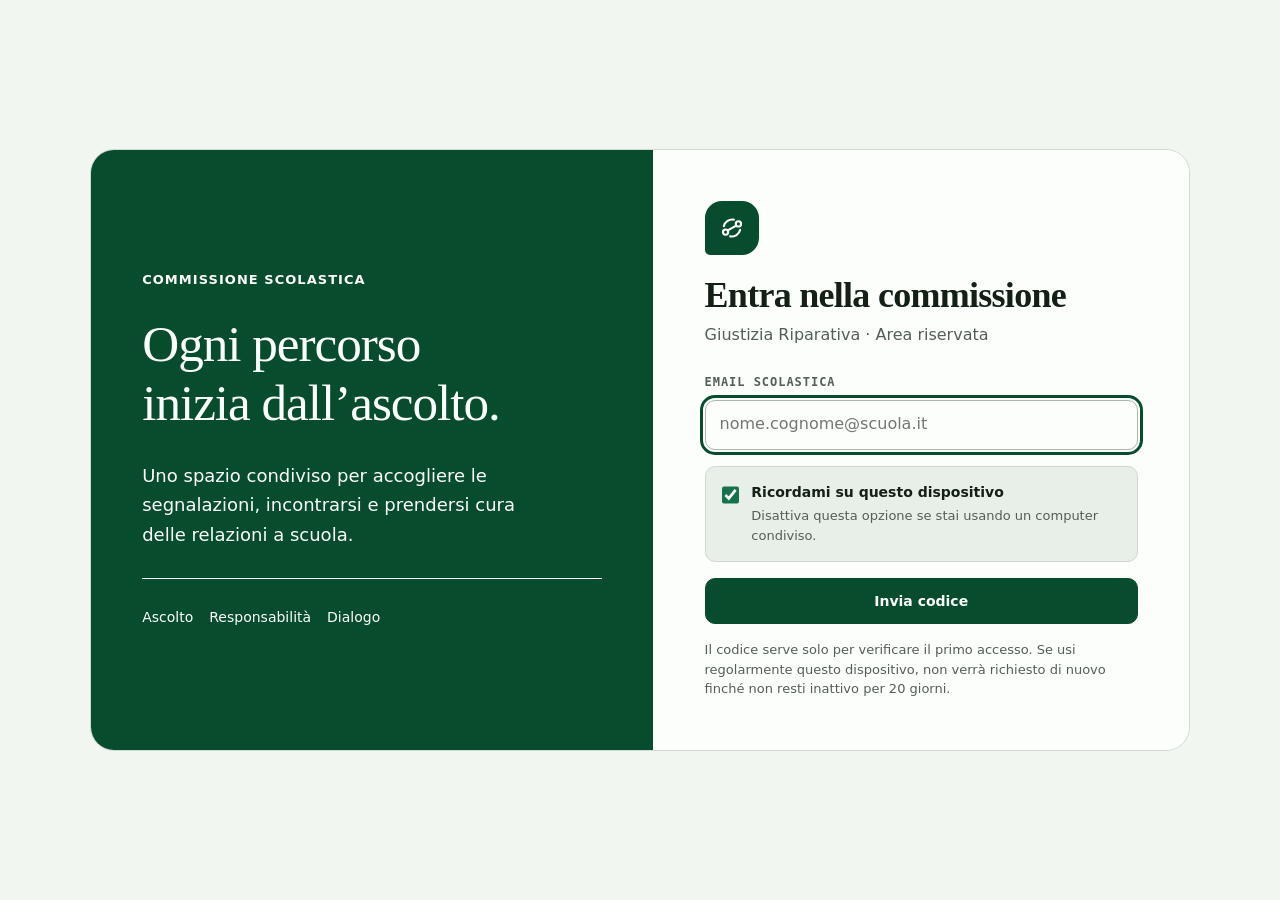
<file: index.html>
<!DOCTYPE html>
<html lang="it">
<head>
  <meta name="app-ui-version" content="38">
<meta charset="UTF-8">
<meta name="viewport" content="width=device-width,initial-scale=1,viewport-fit=cover">
<meta name="referrer" content="no-referrer">
<meta name="theme-color" content="#f2f5f1">
<title>Giustizia Riparativa</title>
<link rel="stylesheet" href="style.css?v=45">
<link rel="manifest" href="manifest.webmanifest?v=39">
<link rel="icon" href="icons/favicon-bilancia-v2.png" type="image/png">
<link rel="apple-touch-icon" href="icons/apple-touch-bilancia-v2.png">
<meta name="apple-mobile-web-app-capable" content="yes">
<meta name="apple-mobile-web-app-status-bar-style" content="default">
<meta name="apple-mobile-web-app-title" content="Giustizia Riparativa">

</head>
<body>
<svg aria-hidden="true" width="0" height="0" style="position:absolute;overflow:hidden;pointer-events:none">
  <defs>
    <symbol id="i-balance" viewBox="0 0 24 24"><path d="M12 3v18M7 6h10M5.2 6 2.5 11h5.4L5.2 6Zm13.6 0-2.7 5h5.4l-2.7-5ZM8.5 21h7"/><path d="M2.5 11c.25 2 1.2 3 2.7 3s2.45-1 2.7-3M16.1 11c.25 2 1.2 3 2.7 3s2.45-1 2.7-3"/></symbol>
    <symbol id="i-report" viewBox="0 0 24 24"><path d="M7 3.5h7l4 4V20a1 1 0 0 1-1 1H7a1 1 0 0 1-1-1V4.5a1 1 0 0 1 1-1Z"/><path d="M14 3.5v4h4M9 12h6M9 15.5h6"/></symbol>
    <symbol id="i-calendar" viewBox="0 0 24 24"><rect x="3" y="5" width="18" height="16" rx="2"/><path d="M7 3v4M17 3v4M3 9h18"/></symbol>
    <symbol id="i-user" viewBox="0 0 24 24"><circle cx="12" cy="8" r="3.5"/><path d="M5 20c.7-4 3.1-6 7-6s6.3 2 7 6"/></symbol>
    <symbol id="i-users" viewBox="0 0 24 24"><circle cx="9" cy="8.5" r="3"/><circle cx="16.5" cy="9.5" r="2.4"/><path d="M3.5 20c.6-3.8 2.5-5.7 5.5-5.7s5 1.9 5.5 5.7M14.3 15c2.9-.3 4.8 1.3 5.7 4.5"/></symbol>
    <symbol id="i-settings" viewBox="0 0 24 24"><circle cx="12" cy="12" r="3"/><path d="M19 12a7.5 7.5 0 0 0-.1-1l2-1.6-2-3.4-2.5 1a8 8 0 0 0-1.8-1l-.4-2.6h-4l-.4 2.6a8 8 0 0 0-1.8 1L5.5 6 3.5 9.4l2 1.6a7.5 7.5 0 0 0 0 2l-2 1.6 2 3.4 2.5-1a8 8 0 0 0 1.8 1l.4 2.6h4l.4-2.6a8 8 0 0 0 1.8-1l2.5 1 2-3.4-2-1.6c.1-.3.1-.7.1-1Z"/></symbol>
    <symbol id="i-logout" viewBox="0 0 24 24"><path d="M10 5H6a2 2 0 0 0-2 2v10a2 2 0 0 0 2 2h4M14 8l4 4-4 4M18 12H9"/></symbol>
    <symbol id="i-refresh" viewBox="0 0 24 24"><path d="M20 7v5h-5M4 17v-5h5"/><path d="M6.2 8.2A7 7 0 0 1 18.8 10M17.8 15.8A7 7 0 0 1 5.2 14"/></symbol>
    <symbol id="i-plus" viewBox="0 0 24 24"><path d="M12 5v14M5 12h14"/></symbol>
    <symbol id="i-edit" viewBox="0 0 24 24"><path d="M4 20h4l11-11-4-4L4 16v4Z"/><path d="m13.5 6.5 4 4"/></symbol>
    <symbol id="i-trash" viewBox="0 0 24 24"><path d="M4 7h16M9 7V4h6v3M7 7l1 13h8l1-13M10 11v5M14 11v5"/></symbol>
    <symbol id="i-check" viewBox="0 0 24 24"><path d="m5 12 4 4 10-10"/></symbol>
    <symbol id="i-x" viewBox="0 0 24 24"><path d="M6 6l12 12M18 6 6 18"/></symbol>
    <symbol id="i-chevron-down" viewBox="0 0 24 24"><path d="m6 9 6 6 6-6"/></symbol>
    <symbol id="i-chevron-up" viewBox="0 0 24 24"><path d="m6 15 6-6 6 6"/></symbol>
    <symbol id="i-warning" viewBox="0 0 24 24"><path d="M12 3 2.8 20h18.4L12 3Z"/><path d="M12 9v5M12 17.5v.1"/></symbol>
    <symbol id="i-clock" viewBox="0 0 24 24"><circle cx="12" cy="12" r="9"/><path d="M12 7v5l3 2"/></symbol>
    <symbol id="i-pin" viewBox="0 0 24 24"><path d="M12 21s6-5.3 6-11a6 6 0 1 0-12 0c0 5.7 6 11 6 11Z"/><circle cx="12" cy="10" r="2"/></symbol>
    <symbol id="i-link" viewBox="0 0 24 24"><path d="M10 13.5 8.5 15a4 4 0 1 1-5.7-5.7L6 6.1a4 4 0 0 1 5.7 0M14 10.5 15.5 9a4 4 0 1 1 5.7 5.7L18 17.9a4 4 0 0 1-5.7 0"/></symbol>
    <symbol id="i-external" viewBox="0 0 24 24"><path d="M14 5h5v5M19 5l-8 8"/><path d="M17 13v6H5V7h6"/></symbol>
    <symbol id="i-more" viewBox="0 0 24 24"><circle cx="5" cy="12" r="1.2" fill="currentColor" stroke="none"/><circle cx="12" cy="12" r="1.2" fill="currentColor" stroke="none"/><circle cx="19" cy="12" r="1.2" fill="currentColor" stroke="none"/></symbol>
    <symbol id="i-megaphone" viewBox="0 0 24 24"><path d="M4 13.5V10.5a2 2 0 0 1 2-2h3l8-3.5v14L9 15.5H6a2 2 0 0 1-2-2Z"/><path d="M9 15.5 10.5 20H7.5L6 15.5M19 8.5a5.5 5.5 0 0 1 0 7"/></symbol>
    <symbol id="i-restorative" viewBox="0 0 24 24"><circle cx="6.5" cy="15.5" r="2.25"/><circle cx="17.5" cy="8.5" r="2.25"/><path d="M5 10.5A7.5 7.5 0 0 1 13.6 4.8M19 13.5a7.5 7.5 0 0 1-8.6 5.7M8.4 14.1l7.2-4.2"/></symbol>
  </defs>
</svg>
<div id="login-screen" class="visible" data-od-id="login-screen">
  <div class="login-layout">
  <section class="login-intro" data-od-id="login-intro" aria-label="Il progetto">
    <p class="eyebrow">Commissione scolastica</p>
    <h2>Ogni percorso<br>inizia dall’ascolto.</h2>
    <p>Uno spazio condiviso per accogliere le segnalazioni, incontrarsi e prendersi cura delle relazioni a scuola.</p>
    <div class="intro-principles"><span>Ascolto</span><span>Responsabilità</span><span>Dialogo</span></div>
  </section>
  <div class="login-card">
    <div class="brand-mark"><svg class="icon" aria-hidden="true"><use href="#i-restorative"></use></svg></div>
    <h1>Entra nella commissione</h1>
    <p class="sub">Giustizia Riparativa · Area riservata</p>

    <div id="login-restore-step" hidden>
      <div class="loading-state" style="min-height:150px;padding:24px 0 8px;">
        <div class="spinner" aria-hidden="true"></div>
        <span id="login-restore-text">Accesso in corso…</span>
      </div>
    </div>

    <div id="login-email-step">
      <label class="login-label" for="login-email">Email scolastica</label>
      <input class="login-input" type="email" id="login-email" autocomplete="email" inputmode="email" aria-describedby="login-email-error" placeholder="nome.cognome@scuola.it">
      <label class="remember-row" for="remember-device">
        <input type="checkbox" id="remember-device" checked>
        <span><strong>Ricordami su questo dispositivo</strong><small>Disattiva questa opzione se stai usando un computer condiviso.</small></span>
      </label>
      <p class="login-error" id="login-email-error" role="alert"></p>
      <button class="login-btn" id="send-code-btn" type="button">Invia codice</button>
      <p class="login-security-note">Il codice serve solo per verificare il primo accesso. Se usi regolarmente questo dispositivo, non verrà richiesto di nuovo finché non resti inattivo per 20 giorni.</p>
    </div>

    <div id="login-code-step" hidden>
      <p class="code-sent-text">Abbiamo inviato un codice a <strong id="code-email-label"></strong>.</p>
      <label class="login-label" for="login-code">Codice di accesso</label>
      <input class="login-input code-input" type="text" id="login-code" inputmode="numeric" autocomplete="one-time-code" aria-describedby="login-code-error" maxlength="6" pattern="[0-9]{6}" placeholder="000000">
      <p class="login-error" id="login-code-error" role="alert"></p>
      <button class="login-btn" id="verify-code-btn" type="button">Accedi</button>
      <div class="login-secondary-actions">
        <button class="text-btn" id="resend-code-btn" type="button">Invia un nuovo codice</button>
        <button class="text-btn" id="change-email-btn" type="button">Cambia email</button>
      </div>
    </div>
  </div>
</div>

  </div>
<div id="main-screen">
  <main class="container">
    <header class="header" data-od-id="dashboard-header">
      <div class="header-title">
        <div class="header-logo"><svg class="icon" aria-hidden="true"><use href="#i-restorative"></use></svg></div>
        <div><h1>Giustizia Riparativa <span class="coord-tag" id="coord-tag" hidden>Coordinatore</span></h1><p class="header-sub" id="welcome-msg"></p></div>
      </div>
      <div class="header-actions">
        <button class="btn-small" id="btn-impostazioni" type="button" hidden><svg class="icon" aria-hidden="true"><use href="#i-users"></use></svg>Gestione membri</button>
        <button class="btn-small" id="btn-logout" type="button"><svg class="icon" aria-hidden="true"><use href="#i-logout"></use></svg>Esci</button>
      </div>
      <div class="mobile-account" aria-label="Azioni account">
        <button class="mobile-icon-action" id="mobile-btn-impostazioni" type="button" aria-label="Gestione membri" title="Gestione membri" hidden><svg class="icon" aria-hidden="true"><use href="#i-users"></use></svg><span>Membri</span></button>
        <button class="mobile-icon-action mobile-icon-logout" id="mobile-btn-logout" type="button" aria-label="Esci" title="Esci"><svg class="icon" aria-hidden="true"><use href="#i-logout"></use></svg><span>Esci</span></button>
      </div>
    </header>
    <div class="network-banner" id="network-banner" role="status">Sei offline. Puoi consultare ciò che è già caricato, ma le modifiche non possono essere salvate.</div>
    <div class="demo-note" id="demo-note" role="status">Modalità dimostrativa attiva: i dati mostrati non sono quelli reali.</div>
    <div class="nav-shell" data-od-id="primary-navigation">
      <nav class="nav-wrap" aria-label="Sezioni principali"><span class="nav-indicator" id="nav-indicator" aria-hidden="true"></span>
        <button class="active" id="nav-segnalazioni" type="button" data-page="segnalazioni" aria-current="page"><svg class="icon" aria-hidden="true"><use href="#i-report"></use></svg>Segnalazioni</button>
        <button id="nav-incontri" type="button" data-page="incontri"><svg class="icon" aria-hidden="true"><use href="#i-calendar"></use></svg>Incontri</button>
        <button id="nav-bacheca" type="button" data-page="bacheca"><svg class="icon" aria-hidden="true"><use href="#i-megaphone"></use></svg><span>Bacheca</span><span class="nav-badge" id="avvisi-unread" hidden>0</span></button>
      </nav>
      <p class="nav-caption">Lo spazio di lavoro della commissione.<br>Ascoltare, incontrarsi, costruire insieme.</p>
    </div>

    <div class="page-viewport" id="page-viewport">
      <div class="page-track" id="page-track">
    <section id="page-segnalazioni" class="page active" aria-labelledby="nav-segnalazioni" data-od-id="segnalazioni-section">
      <div class="divider"><div><h2 class="section-label" data-od-id="segnalazioni-title">Segnalazioni</h2><p class="section-subtle">Segui le richieste e i percorsi di ascolto della commissione.</p></div></div>
      <div class="stats" id="seg-filters" aria-label="Filtra le segnalazioni per stato">
        <button class="stat stat-all active" type="button" data-filter="all" aria-pressed="true"><span class="stat-label">Tutte</span><span class="stat-value" id="stat-total">—</span></button>
        <button class="stat stat-open" type="button" data-filter="Aperta" aria-pressed="false"><span class="stat-label">Nuove</span><span class="stat-value" id="stat-aperte">—</span></button>
        <button class="stat stat-progress" type="button" data-filter="In gestione" aria-pressed="false"><span class="stat-label">In corso</span><span class="stat-value" id="stat-gestione">—</span></button>
        <button class="stat stat-closed" type="button" data-filter="Chiusa" aria-pressed="false"><span class="stat-label">Concluse</span><span class="stat-value" id="stat-chiuse">—</span></button>
      </div>
      <div class="card table-card"><div id="table-container" aria-live="polite"></div></div>
      <div class="refresh-row"><span class="updated-at" id="seg-updated">Non ancora aggiornato</span><button class="btn-small" id="refresh-segnalazioni" type="button"><svg class="icon" aria-hidden="true"><use href="#i-refresh"></use></svg>Aggiorna</button></div>
    </section>

    <section id="page-incontri" class="page" aria-labelledby="nav-incontri" data-od-id="incontri-section">
      <div class="divider"><h2 class="section-label">Incontri</h2><button class="btn-primary" id="btn-proponi" type="button" hidden><svg class="icon" aria-hidden="true"><use href="#i-plus"></use></svg>Nuovo incontro</button></div>
      <div id="incontri-list" aria-live="polite"></div>
      <div class="refresh-row"><span class="updated-at" id="inc-updated">Non ancora aggiornato</span><button class="btn-small" id="refresh-incontri" type="button"><svg class="icon" aria-hidden="true"><use href="#i-refresh"></use></svg>Aggiorna</button></div>
    </section>

    <section id="page-bacheca" class="page" aria-labelledby="nav-bacheca" data-od-id="bacheca-section">
      <div class="divider"><div><h2 class="section-label">Bacheca</h2><p class="section-subtle">Avvisi della commissione, visibili a tutti i membri.</p></div><button class="btn-primary" id="btn-nuovo-avviso" type="button"><svg class="icon" aria-hidden="true"><use href="#i-plus"></use></svg>Nuovo avviso</button></div>
      <div id="avvisi-list" class="notice-list" aria-live="polite"></div>
      <div class="refresh-row"><span class="updated-at" id="avvisi-updated">Non ancora aggiornato</span><button class="btn-small" id="refresh-avvisi" type="button"><svg class="icon" aria-hidden="true"><use href="#i-refresh"></use></svg>Aggiorna</button></div>
    </section>
      </div>
    </div>
  </main>
</div>

<div class="modal-bg" id="modal-bg" role="presentation">
  <div class="modal" role="dialog" aria-modal="true" aria-labelledby="modal-title">
    <h3 id="modal-title">Nuovo incontro</h3>
    <label for="modal-data">Data</label><input type="date" id="modal-data">
    <label for="modal-orario">Orario</label><input type="time" id="modal-orario" step="900" min="07:00" max="19:45">
    <label for="modal-luogo">Luogo</label><input type="text" id="modal-luogo" maxlength="180" autocomplete="off" placeholder="es. Aula 12, Sala riunioni…">
    <label for="modal-segnalazione">Segnalazione associata</label><select id="modal-segnalazione"><option value="">— Nessuna segnalazione —</option></select>
    <p class="hint">Puoi collegare l’incontro a una segnalazione già ricevuta.</p>
    <p class="form-error" id="modal-error" role="alert"></p>
    <div class="modal-btns"><button class="btn-small" id="modal-cancel" type="button">Annulla</button><button class="btn-primary" id="btn-salva-incontro" type="button">Salva</button></div>
  </div>
</div>

<div class="modal-bg" id="modal-avviso-bg" role="presentation">
  <div class="modal notice-modal" role="dialog" aria-modal="true" aria-labelledby="notice-modal-title">
    <h3 id="notice-modal-title">Nuovo avviso</h3>
    <label for="notice-title">Titolo</label><input type="text" id="notice-title" maxlength="100" autocomplete="off" placeholder="es. Cambio aula per l’incontro">
    <label for="notice-text">Avviso</label><textarea id="notice-text" maxlength="600" rows="6" placeholder="Scrivi una comunicazione breve e chiara per la commissione."></textarea>
    <div class="notice-char-count"><span id="notice-char-count">0</span>/600</div>
    <p class="form-error" id="notice-error" role="alert"></p>
    <div class="modal-btns"><button class="btn-small" id="notice-cancel" type="button">Annulla</button><button class="btn-primary" id="notice-save" type="button">Pubblica</button></div>
  </div>
</div>

<div class="modal-bg members-sheet-bg" id="modal-impostazioni" role="presentation">
  <div class="modal members-modal" role="dialog" aria-modal="true" aria-labelledby="members-title">
    <div class="sheet-grabber" id="members-sheet-grabber" aria-hidden="true"><span></span></div>
    <h3 id="members-title">Gestione membri</h3>
    <p class="members-note">I membri sono condivisi tra tutti i dispositivi. L’email serve per inviare il codice di accesso; il ruolo determina chi può modificare segnalazioni e incontri.</p>
    <div id="lista-membri" class="members-editor"></div>
    <button class="btn-small members-add-row" id="btn-add-member" type="button"><svg class="icon" aria-hidden="true"><use href="#i-plus"></use></svg>Aggiungi membro</button>
    <p class="form-error" id="members-error" role="alert"></p>
    <div class="modal-btns"><button class="btn-small" id="members-cancel" type="button">Annulla</button><button class="btn-primary" id="members-save" type="button">Salva modifiche</button></div>
  </div>
</div>

<div class="confirm-bg" id="confirm-membro-bg" role="presentation">
  <div class="confirm-box" role="alertdialog" aria-modal="true" aria-labelledby="confirm-member-title" aria-describedby="confirm-membro-msg">
    <h4 id="confirm-member-title">Disattiva membro</h4><p id="confirm-membro-msg"></p>
    <div class="confirm-btns"><button class="btn-small" id="member-delete-cancel" type="button">Annulla</button><button class="btn-danger" id="member-delete-confirm" type="button">Disattiva</button></div>
  </div>
</div>

<div class="confirm-bg" id="confirm-seg-bg" role="presentation">
  <div class="confirm-box" role="alertdialog" aria-modal="true" aria-labelledby="confirm-seg-title" aria-describedby="confirm-seg-text">
    <h4 id="confirm-seg-title">Elimina segnalazione</h4>
    <p id="confirm-seg-text">La segnalazione verrà eliminata definitivamente dal foglio Google Sheets. Vuoi continuare?</p>
    <div class="confirm-btns">
      <button class="btn-small" id="seg-delete-cancel" type="button">Annulla</button>
      <button class="btn-danger" id="seg-delete-confirm" type="button"><svg class="icon" aria-hidden="true"><use href="#i-trash"></use></svg>Elimina</button>
    </div>
  </div>
</div>

<div class="confirm-bg" id="confirm-bg" role="presentation">
  <div class="confirm-box" role="alertdialog" aria-modal="true" aria-labelledby="confirm-title" aria-describedby="confirm-text">
    <h4 id="confirm-title">Elimina incontro</h4><p id="confirm-text">L’incontro non sarà più visibile nell’area della commissione. Vuoi continuare?</p>
    <div class="confirm-btns"><button class="btn-small" id="delete-cancel" type="button">Annulla</button><button class="btn-danger" id="delete-confirm" type="button"><svg class="icon" aria-hidden="true"><use href="#i-trash"></use></svg>Elimina</button></div>
  </div>
</div>



<div class="confirm-bg" id="confirm-avviso-bg" role="presentation">
  <div class="confirm-box" role="alertdialog" aria-modal="true" aria-labelledby="confirm-avviso-title" aria-describedby="confirm-avviso-text">
    <h4 id="confirm-avviso-title">Elimina avviso</h4>
    <p id="confirm-avviso-text">L’avviso non sarà più visibile nella bacheca. Vuoi continuare?</p>
    <div class="confirm-btns"><button class="btn-small" id="notice-delete-cancel" type="button">Annulla</button><button class="btn-danger" id="notice-delete-confirm" type="button"><svg class="icon" aria-hidden="true"><use href="#i-trash"></use></svg>Elimina</button></div>
  </div>
</div>

<div class="confirm-bg" id="confirm-logout-bg" role="presentation">
  <div class="confirm-box" role="alertdialog" aria-modal="true" aria-labelledby="confirm-logout-title" aria-describedby="confirm-logout-text">
    <h4 id="confirm-logout-title">Uscire dall’account?</h4>
    <p id="confirm-logout-text">La sessione su questo dispositivo verrà chiusa e per rientrare dovrai accedere di nuovo.</p>
    <div class="confirm-btns"><button class="btn-small" id="logout-cancel" type="button">Annulla</button><button class="btn-danger logout-confirm-btn" id="logout-confirm" type="button"><svg class="icon" aria-hidden="true"><use href="#i-logout"></use></svg>Esci</button></div>
  </div>
</div>


<div class="update-banner" id="update-banner" hidden role="status" aria-live="polite"><span>È disponibile una nuova versione.</span><button type="button" id="update-now">Aggiorna</button></div>
<div id="toast" class="toast" role="status" aria-live="polite" aria-atomic="true"></div>
<script src="app.js?v=38"></script></body>
</html>
</file>
<file: style.css>
:root {
  --bg: oklch(0.968 0.008 145);
  --surface: oklch(0.995 0.003 145);
  --surface-soft: oklch(0.945 0.012 145);
  --text: oklch(0.225 0.022 150);
  --muted: oklch(0.47 0.02 150);
  --subtle: var(--muted);
  --line: oklch(0.875 0.014 145);
  --line-strong: oklch(0.77 0.02 145);
  --green: oklch(0.49 0.105 158);
  --green-dark: oklch(0.37 0.082 158);
  --green-soft: oklch(0.93 0.035 158);
  --red: oklch(0.48 0.17 28);
  --red-soft: oklch(0.95 0.025 28);
  --amber: oklch(0.45 0.08 220);
  --amber-soft: oklch(0.95 0.02 220);
  --blue: oklch(0.45 0.105 248);
  --blue-soft: oklch(0.95 0.025 248);
  --new: var(--red);
  --new-soft: var(--red-soft);
  --progress: var(--amber);
  --progress-soft: var(--amber-soft);
  --shadow-sm: 0 1px 2px color-mix(in oklch, var(--text) 7%, transparent), 0 6px 20px color-mix(in oklch, var(--text) 4%, transparent);
  --shadow-lg: 0 24px 70px color-mix(in oklch, var(--text) 18%, transparent);
  --focus: 0 0 0 4px color-mix(in oklch, var(--green) 24%, transparent);
  --font-display: "Iowan Old Style", Charter, Georgia, "Times New Roman", serif;
  --font-body: -apple-system, BlinkMacSystemFont, "Segoe UI", system-ui, sans-serif;
  --font-mono: ui-monospace, "SFMono-Regular", Consolas, monospace;
  --radius-sm: 10px;
  --radius: 16px;
  --radius-lg: 24px;
  --space-1: 4px;
  --space-2: 8px;
  --space-3: 12px;
  --space-4: 16px;
  --space-5: 20px;
  --space-6: 24px;
  --space-8: 32px;
  --space-10: 40px;
  --content: 1160px;
}

* { box-sizing: border-box; margin: 0; padding: 0; }
html { color-scheme: light; scroll-behavior: smooth; -webkit-text-size-adjust: 100%; }
body { min-height: 100vh; background: var(--bg); color: var(--text); font-family: var(--font-body); font-size: 16px; line-height: 1.55; -webkit-font-smoothing: antialiased; text-rendering: optimizeLegibility; }
body::before { content: none; }
body.dialog-scroll-locked { position: fixed; left: 0; right: 0; width: 100%; overflow: hidden; }
button, input, select, textarea { font: inherit; color: inherit; }
button { cursor: pointer; }
button:disabled { cursor: not-allowed; opacity: .55; transform: none; }
a { color: var(--green-dark); font-weight: 650; text-underline-offset: 3px; }
a:hover { text-decoration-thickness: 2px; }
svg { display: block; }
p { text-wrap: pretty; }
h1, h2, h3, h4 { font-family: var(--font-display); line-height: 1.15; text-wrap: balance; }
[hidden] { display: none !important; }
button:focus-visible, a:focus-visible, input:focus-visible, select:focus-visible, textarea:focus-visible { outline: 3px solid var(--green-dark); outline-offset: 2px; box-shadow: inset 0 0 0 2px var(--surface); }
.icon { width: 19px; height: 19px; display: inline-block; fill: none; stroke: currentColor; stroke-width: 1.8; stroke-linecap: round; stroke-linejoin: round; flex: 0 0 auto; }
.icon-sm { width: 16px; height: 16px; }
.icon-lg { width: 26px; height: 26px; }
.inline-icon-label { display: inline-flex; align-items: center; gap: var(--space-2); }
.container { width: min(calc(100% - 64px), 1440px); margin-inline: auto; padding: 32px 0 64px; display: grid; grid-template-columns: 232px minmax(0, 1fr); column-gap: 40px; align-items: start; }
.header { grid-column: 1 / -1; border-bottom: 1px solid var(--line-strong); margin-bottom: 16px; }
.page-viewport, .network-banner, .demo-note { grid-column: 2; }
.eyebrow { font: 700 13px var(--font-body); letter-spacing: .08em; text-transform: uppercase; }
.login-layout { width: min(100%, 1100px); display: grid; grid-template-columns: 1.05fr 1fr; background: var(--surface); border: 1px solid var(--line); border-radius: 24px; overflow: hidden; }
.login-intro { background: var(--green-dark); color: var(--surface); padding: clamp(28px, 4vw, 56px); display: flex; flex-direction: column; justify-content: center; gap: 28px; }
.login-intro h2 { font-size: clamp(36px, 4vw, 56px); font-weight: 500; letter-spacing: -.02em; }
.login-intro > p:not(.eyebrow) { max-width: 35ch; font-size: 18px; line-height: 1.65; }
.intro-principles { display: flex; flex-wrap: wrap; gap: 16px; padding-top: 28px; border-top: 1px solid currentColor; font-size: 14px; }
.nav-caption { padding: 16px; color: var(--muted); font-size: 13px; line-height: 1.6; }

/* Accesso */
#login-screen { position: fixed; inset: 0; z-index: 80; display: none; place-items: safe center; overflow: auto; padding: 24px; background: var(--bg); }
#login-screen.visible { display: grid; }
.login-card { width: 100%; min-width: 0; padding: clamp(24px, 4vw, 52px); background: var(--surface); }
.brand-mark, .header-logo { display: grid; place-items: center; background: var(--green-dark); color: var(--surface); }
.brand-mark { width: 54px; height: 54px; margin-bottom: var(--space-5); border-radius: 17px 17px 17px 5px; }
.brand-mark .icon { width: 28px; height: 28px; }
.login-card h1 { font-size: clamp(28px, 3vw, 36px); font-weight: 600; letter-spacing: -.02em; }
.login-card .sub { margin-top: 7px; color: var(--muted); font-size: 16px; }
.login-label, .modal label, .member-editor-fields label { display: block; margin: 25px 0 8px; color: var(--muted); font-family: var(--font-mono); font-size: 12px; font-weight: 700; letter-spacing: .08em; text-transform: uppercase; }
.login-input, .modal input, .modal select, .notice-modal textarea, .member-editor-fields input, .member-editor-fields select { width: 100%; min-height: 50px; padding: 11px 14px; background: var(--surface); border: 1px solid var(--line-strong); border-radius: var(--radius-sm); color: var(--text); font-size: 16px; }
.login-input:hover, .modal input:hover, .modal select:hover, .notice-modal textarea:hover { border-color: var(--muted); }
.code-input { font-family: var(--font-mono); font-size: 25px; font-variant-numeric: tabular-nums; letter-spacing: .2em; text-align: center; }
.remember-row { display: flex; align-items: flex-start; gap: var(--space-3); margin-top: var(--space-4); padding: var(--space-4); background: var(--surface-soft); border: 1px solid var(--line); border-radius: var(--radius-sm); cursor: pointer; }
.remember-row input { width: 20px; height: 20px; margin-top: 2px; accent-color: var(--green); }
.remember-row span { display: block; font-size: 14px; line-height: 1.4; }
.remember-row strong { display: block; font-weight: 700; }
.remember-row small, .login-security-note { display: block; margin-top: var(--space-1); color: var(--muted); font-size: 13px; line-height: 1.5; }
.login-security-note { margin-top: var(--space-4); }
.code-sent-text { margin-top: var(--space-6); padding: var(--space-4); background: var(--green-soft); border-radius: var(--radius-sm); color: var(--green-dark); font-size: 14px; }
.login-secondary-actions { display: flex; justify-content: center; flex-wrap: wrap; gap: var(--space-3); margin-top: var(--space-4); }
.text-btn { min-height: 44px; padding: 8px; background: transparent; border: 0; color: var(--green-dark); font-weight: 650; }
.text-btn:hover { text-decoration: underline; text-underline-offset: 3px; }
.login-error, .form-error { display: none; margin-top: var(--space-3); padding: 12px 14px; background: var(--red-soft); border: 1px solid var(--red); border-radius: var(--radius-sm); color: var(--red); font-size: 14px; font-weight: 600; }
.login-error.visible, .form-error.visible { display: block; }

/* Intestazione */
#main-screen { display: none; }
.header { min-height: 88px; display: flex; align-items: center; justify-content: space-between; gap: var(--space-5); padding: var(--space-2) 0 var(--space-6); }
.header-title { display: flex; align-items: center; gap: var(--space-4); min-width: 0; }
.header-logo { flex-shrink: 0; width: 48px; height: 48px; border-radius: 15px 15px 15px 5px; box-shadow: 0 9px 24px color-mix(in oklch, var(--green-dark) 20%, transparent); }
.header-logo .icon { width: 25px; height: 25px; }
.header h1 { font-size: clamp(24px, 3vw, 31px); font-weight: 600; letter-spacing: -.025em; }
.header-sub { margin-top: 2px; color: var(--muted); font-size: 14px; }
.coord-tag { display: inline-flex; margin-left: 7px; padding: 4px 8px; background: var(--amber-soft); border-radius: 999px; color: var(--amber); font-family: var(--font-body); font-size: 11px; font-weight: 750; vertical-align: 3px; }
.header-actions { display: flex; align-items: center; gap: var(--space-2); }
.mobile-account { display: none; gap: var(--space-2); }
.mobile-icon-action { width: 46px; height: 46px; display: grid; place-items: center; background: var(--surface); border: 1px solid var(--line); border-radius: var(--radius-sm); color: var(--text); }
.mobile-icon-action:hover { background: var(--surface-soft); border-color: var(--line-strong); }

/* Navigazione */
.nav-shell { grid-column: 1; grid-row: 2 / span 4; position: sticky; top: 24px; z-index: 25; padding: 16px 0; border-top: 1px solid var(--line); }
.nav-wrap { position: relative; display: grid; grid-template-columns: 1fr; gap: 8px; width: 100%; padding: 4px; }
.nav-indicator { display: none; }
.nav-indicator.no-transition { transition: none; }
.nav-wrap button { min-height: 56px; display: flex; align-items: center; justify-content: flex-start; gap: 12px; padding: 16px; border: 1px solid transparent; border-radius: 12px; background: transparent; color: var(--muted); font-size: 16px; font-weight: 650; }
.nav-wrap button:hover { color: var(--text); }
.nav-wrap button.active { color: var(--green-dark); background: var(--green-soft); border-color: var(--line); }
.nav-badge { min-width: 21px; height: 21px; display: inline-grid; place-items: center; padding-inline: 6px; background: var(--green-dark); border-radius: 999px; color: var(--surface); font-family: var(--font-mono); font-size: 11px; }
.nav-badge[hidden] { display: none; }

/* Pagine e avvisi globali */
.page { display: none; min-width: 0; }
.page.active { display: block; }
.page-viewport { position: relative; min-width: 0; }
.network-banner, .demo-note { display: none; margin-bottom: var(--space-4); padding: 13px 15px; border: 1px solid; border-radius: var(--radius-sm); font-size: 14px; font-weight: 600; }
.network-banner.visible, .demo-note.visible { display: block; }
.network-banner { background: var(--amber-soft); border-color: var(--amber); color: var(--amber); }
.demo-note { background: var(--blue-soft); border-color: var(--blue); color: var(--blue); }

/* Controlli */
.btn-small, .btn-primary, .btn-danger, .btn-yes, .btn-no, .login-btn, .past-toggle, .availability-trigger, .seg-quick-meeting, .seg-meeting-state, .seg-delete-action, .seg-response-link { min-height: 46px; display: inline-flex; align-items: center; justify-content: center; gap: var(--space-2); padding: 10px 15px; border-radius: var(--radius-sm); font-size: 14px; font-weight: 700; line-height: 1.2; text-decoration: none; transition: transform .1s ease, background .16s ease, border-color .16s ease, box-shadow .16s ease; }
.btn-small, .btn-yes, .btn-no, .past-toggle, .availability-trigger, .seg-meeting-state, .seg-response-link { background: var(--surface); border: 1px solid var(--line); color: var(--text); }
.btn-small:hover, .past-toggle:hover, .availability-trigger:hover, .seg-meeting-state:hover, .seg-response-link:hover { background: var(--surface-soft); border-color: var(--line-strong); color: var(--text); }
.btn-primary, .login-btn { background: var(--green-dark); border: 1px solid var(--green-dark); color: var(--surface); }
.btn-primary:hover, .login-btn:hover { background: color-mix(in oklch, var(--green-dark) 86%, var(--text)); color: var(--surface); }
.btn-danger, .seg-delete-action { background: var(--surface); border: 1px solid color-mix(in oklch, var(--red) 40%, var(--line)); color: var(--red); }
.btn-danger:hover, .seg-delete-action:hover { background: var(--red-soft); color: var(--red); }
.btn-small:active, .btn-primary:active, .btn-danger:active, .seg-quick-meeting:active { transform: translateY(1px); }
.login-btn { width: 100%; margin-top: var(--space-4); }

/* Filtri */
.stats { display: grid; grid-template-columns: repeat(4, minmax(0, 1fr)); gap: 8px; margin-bottom: 28px; }
.stat { min-height: 60px; display: flex; align-items: center; justify-content: space-between; gap: 8px; padding: 12px; background: transparent; border: 1px solid var(--line); border-radius: 10px; text-align: left; }
.stat:hover { transform: translateY(-2px); border-color: var(--line-strong); }
.stat-label { color: var(--muted); font-size: 13px; font-weight: 700; }
.stat-value { color: var(--text); font-family: var(--font-mono); font-size: 22px; font-weight: 600; font-variant-numeric: tabular-nums; }
.stat.active { border-color: var(--text); box-shadow: inset 0 -4px 0 var(--text), var(--shadow-sm); }
.stat-open .stat-value { color: var(--red); }
.stat-progress .stat-value { color: var(--amber); }
.stat-closed .stat-value { color: var(--green-dark); }
.stat-open.active { border-color: var(--red); box-shadow: inset 0 -4px 0 var(--red), var(--shadow-sm); }
.stat-progress.active { border-color: var(--amber); box-shadow: inset 0 -4px 0 var(--amber), var(--shadow-sm); }
.stat-closed.active { border-color: var(--green-dark); box-shadow: inset 0 -4px 0 var(--green-dark), var(--shadow-sm); }

/* Stati, badge e campi */
.badge, .tag-oggi, .tag-passato, .chip, .notice-new-badge { display: inline-flex; align-items: center; width: fit-content; min-height: 27px; padding: 4px 9px; border-radius: 999px; font-size: 12px; font-weight: 750; line-height: 1.2; }
.badge-studenti { background: var(--blue-soft); color: var(--blue); }
.badge-adulti { background: var(--amber-soft); color: var(--amber); }
.badge-entrambi, .badge-chiusa, .chip-yes, .tag-oggi, .notice-new-badge { background: var(--green-soft); color: var(--green-dark); }
.badge-aperta, .chip-no { background: var(--red-soft); color: var(--red); }
.badge-gestione, .chip-wait { background: var(--amber-soft); color: var(--amber); }
.badge-neutral, .tag-passato { background: var(--surface-soft); color: var(--muted); }
.stato-sel { min-height: 44px; max-width: 100%; padding: 8px 34px 8px 12px; background: var(--surface); border: 1px solid var(--line-strong); border-radius: var(--radius-sm); font-size: 14px; font-weight: 650; }
.state-select-aperta { border-left: 4px solid var(--red); }
.state-select-gestione { border-left: 4px solid var(--amber); }
.state-select-chiusa { border-left: 4px solid var(--green-dark); }

/* Segnalazioni */
.card { background: var(--surface); border: 1px solid var(--line); border-radius: var(--radius); }
.table-card { background: transparent; border: 0; }
.seg-desktop-list { display: grid; grid-template-columns: repeat(auto-fit, minmax(min(100%, 350px), 1fr)); gap: 20px; }
.seg-desktop-card { min-width: 0; display: grid; grid-template-columns: 76px minmax(0, 1fr); align-content: start; background: var(--surface); border: 1px solid var(--line); border-radius: 16px; overflow: hidden; }
.seg-desktop-card.state-aperta { border-left-color: var(--red); }
.seg-desktop-card.state-gestione { border-left-color: var(--amber); }
.seg-desktop-card.state-chiusa { border-left-color: var(--green-dark); }
.seg-desktop-card.no-actions { grid-template-columns: 76px minmax(0, 1fr); }
.seg-desktop-date-stack, .seg-mobile-date-stack { display: flex; flex-direction: column; align-items: center; justify-content: center; background: var(--surface-soft); border-right: 1px solid var(--line); }
.seg-desktop-date-day, .seg-mobile-date-day { font-family: var(--font-display); font-size: 34px; font-weight: 600; line-height: 1; }
.seg-desktop-date-month, .seg-mobile-date-month { margin-top: 4px; color: var(--muted); font-size: 12px; font-weight: 800; letter-spacing: .06em; text-transform: uppercase; }
.seg-desktop-date-year, .seg-mobile-date-year { color: var(--subtle); font-family: var(--font-mono); font-size: 11px; }
.seg-desktop-main { min-width: 0; display: flex; flex-direction: column; justify-content: center; gap: var(--space-3); padding: var(--space-5); }
.seg-desktop-mainline { display: flex; align-items: center; flex-wrap: wrap; gap: var(--space-3); min-width: 0; }
.seg-desktop-contact { min-width: 0; color: var(--muted); font-size: 14px; overflow-wrap: anywhere; }
.seg-desktop-contact-label { margin-right: 7px; color: var(--subtle); font-size: 11px; font-weight: 750; text-transform: uppercase; }
.seg-desktop-actions { grid-column: 1 / -1; display: flex; flex-direction: column; gap: 8px; padding: 16px; border-top: 1px solid var(--line); }
.seg-desktop-action-info, .seg-desktop-action-buttons { display: flex; align-items: center; justify-content: flex-start; flex-wrap: wrap; gap: 8px; }
.seg-meeting-state { background: var(--green-soft); border-color: transparent; color: var(--green-dark); }
.seg-quick-meeting { background: var(--surface); border: 1px solid var(--green-dark); color: var(--green-dark); }
.seg-quick-meeting.secondary { background: var(--surface); color: var(--green-dark); }
.seg-quick-meeting:hover, .seg-quick-meeting.secondary:hover { background: var(--green-soft); color: var(--green-dark); border-color: var(--green-dark); }
.seg-delete-action { min-height: 44px; padding: 8px 12px; }
.seg-mobile-list { display: none; }
.refresh-row { display: flex; align-items: center; justify-content: flex-end; gap: var(--space-3); margin-top: var(--space-4); }
.updated-at { color: var(--muted); font-size: 13px; }

/* Sezioni */
.divider { display: flex; align-items: center; justify-content: space-between; gap: var(--space-4); margin-bottom: var(--space-5); }
.section-label { font-size: clamp(32px, 3.5vw, 44px); font-weight: 500; letter-spacing: -.025em; }
.section-subtle { margin-top: var(--space-1); color: var(--muted); font-size: 15px; }

/* Incontri */
.incontri-list-stack { display: grid; gap: var(--space-4); }
.inc-card { overflow: hidden; background: var(--surface); border: 1px solid var(--line); border-radius: var(--radius-lg); box-shadow: var(--shadow-sm); }
.inc-card.passato { background: var(--surface-soft); }
.inc-summary-button { width: 100%; display: grid; grid-template-columns: 92px minmax(0, 1fr); gap: var(--space-5); align-items: center; padding: var(--space-5); background: var(--surface); border: 0; text-align: left; }
.inc-summary-button:hover { background: var(--surface-soft); }
.inc-summary-date { display: grid; justify-items: center; gap: 5px; }
.inc-date-tile { width: 76px; height: 76px; display: flex; flex-direction: column; align-items: center; justify-content: center; background: var(--green-soft); border: 1px solid color-mix(in oklch, var(--green) 25%, var(--line)); border-radius: 20px 20px 20px 6px; color: var(--green-dark); line-height: 1; }
.inc-date-month { font-family: var(--font-mono); font-size: 11px; font-weight: 800; letter-spacing: .07em; }
.inc-date-day { margin-top: 4px; font-family: var(--font-display); font-size: 31px; font-weight: 600; }
.inc-summary-year { color: var(--muted); font-family: var(--font-mono); font-size: 12px; }
.inc-summary-main, .inc-summary-title { display: grid; gap: var(--space-2); min-width: 0; }
.inc-summary-head { display: flex; align-items: flex-start; justify-content: space-between; gap: var(--space-3); }
.inc-summary-weekday { color: var(--text); font-family: var(--font-display); font-size: 21px; font-weight: 600; }
.inc-summary-toggle { display: flex; align-items: center; gap: 7px; color: var(--green-dark); font-size: 14px; font-weight: 700; white-space: nowrap; }
.inc-summary-counts, .inc-mobile-counts { display: flex; flex-wrap: wrap; gap: var(--space-4); color: var(--muted); font-size: 13px; }
.inc-summary-counts .yes, .inc-mobile-counts .yes, .attendance-breakdown .yes { color: var(--green-dark); font-weight: 700; }
.inc-summary-counts .no, .inc-mobile-counts .no, .attendance-breakdown .no { color: var(--red); font-weight: 700; }
.inc-summary-counts .wait, .attendance-breakdown .wait { color: var(--amber); font-weight: 700; }
.progress-bar-multi { height: 12px; display: flex; gap: 2px; overflow: hidden; padding: 2px; background: var(--surface-soft); border-radius: 999px; }
.progress-bar-multi.compact { height: 9px; padding: 1px; }
.progress-seg { height: 100%; border-radius: 999px; transition: width .25s ease; }
.progress-seg.yes { background: var(--green); }
.progress-seg.no { background: var(--red); }
.progress-seg.wait { background: var(--amber); }
.inc-quick-response { display: grid; grid-template-columns: minmax(0, 1fr) auto; align-items: center; gap: var(--space-4); padding: 14px var(--space-5); background: var(--surface-soft); border-top: 1px solid var(--line); }
.inc-quick-response-copy { display: flex; align-items: baseline; flex-wrap: wrap; gap: var(--space-2); }
.inc-quick-response-label, .inc-section-kicker { color: var(--muted); font-size: 12px; font-weight: 800; text-transform: uppercase; letter-spacing: .08em; }
.inc-response-state { color: var(--text); font-size: 14px; }
.inc-response-buttons { display: flex; gap: var(--space-2); }
.btn-yes:hover, .btn-yes.active { background: var(--green-soft); border-color: var(--green); color: var(--green-dark); }
.btn-no:hover, .btn-no.active { background: var(--red-soft); border-color: var(--red); color: var(--red); }
.inc-details-shell { max-height: 0; overflow: hidden; opacity: 0; background: var(--surface); transition: max-height .3s ease, opacity .2s ease; }
.inc-details-shell:not(.open) { visibility: hidden; }
.inc-details-shell.open { opacity: 1; visibility: visible; }
.inc-details-inner { display: grid; gap: var(--space-4); padding: 0 var(--space-5) var(--space-5); border-top: 1px solid var(--line); }
.inc-detail-meta { display: flex; align-items: center; flex-wrap: wrap; gap: var(--space-2); padding-top: var(--space-5); color: var(--muted); font-size: 14px; }
.inc-meta-item { display: inline-flex; align-items: center; gap: 7px; }
.inc-meta-item strong { color: var(--text); }
.inc-linked, .inc-section-surface, .disp-panel { padding: var(--space-4); background: var(--surface-soft); border: 1px solid var(--line); border-radius: var(--radius); }
.inc-linked { display: flex; align-items: center; gap: var(--space-3); }
.inc-linked-icon { width: 42px; height: 42px; display: grid; place-items: center; flex: 0 0 auto; background: var(--surface); border-radius: 12px; color: var(--green-dark); }
.inc-linked-label { display: block; color: var(--muted); font-size: 12px; font-weight: 750; text-transform: uppercase; }
.inc-linked-details { display: flex; align-items: center; flex-wrap: wrap; gap: var(--space-2); margin-top: 2px; }
.inc-linked-main { color: var(--green-dark); font-weight: 750; }
.inc-linked-meta, .inc-linked-compact-note { color: var(--muted); font-size: 13px; }
.inc-summary-top { display: flex; align-items: flex-end; justify-content: space-between; gap: var(--space-3); margin-bottom: var(--space-3); }
.inc-summary-side { color: var(--amber); font-size: 13px; font-weight: 700; }
.progress-label { margin-top: 3px; font-size: 15px; font-weight: 700; }
.attendance-breakdown { display: flex; flex-wrap: wrap; gap: var(--space-4); margin-top: var(--space-2); font-size: 13px; }
.availability-trigger { width: 100%; justify-content: space-between; margin-top: var(--space-4); }
.availability-label { display: inline-flex; align-items: center; gap: var(--space-2); }
.availability-count { color: var(--muted); font-size: 13px; }
.disp-panel-wrap { max-height: 0; overflow: hidden; opacity: 0; transition: max-height .25s ease, opacity .18s ease; }
.disp-panel-wrap:not(.open) { visibility: hidden; }
.disp-panel-wrap.open { opacity: 1; visibility: visible; }
.inc-details-shell:not(.open) .disp-panel-wrap { visibility: hidden; }
.disp-panel { margin-top: var(--space-3); }
.availability-group + .availability-group { margin-top: var(--space-5); }
.availability-group-title { display: flex; justify-content: space-between; margin-bottom: var(--space-2); color: var(--muted); font-size: 12px; font-weight: 800; text-transform: uppercase; }
.member-row { min-height: 48px; display: flex; align-items: center; justify-content: space-between; gap: var(--space-3); padding: 7px 3px; border-bottom: 1px solid var(--line); }
.member-row:last-child { border-bottom: 0; }
.member-row.me { padding-inline: 9px; background: var(--green-soft); border-radius: var(--radius-sm); }
.member-info { display: flex; align-items: center; gap: var(--space-3); min-width: 0; }
.avatar { width: 34px; height: 34px; display: grid; place-items: center; flex: 0 0 auto; border-radius: 11px; font-size: 11px; font-weight: 800; }
.member-name-row { min-width: 0; font-size: 14px; font-weight: 650; overflow-wrap: anywhere; }
.you-badge { margin-left: 6px; padding: 2px 6px; background: var(--green-dark); border-radius: 5px; color: var(--surface); font-size: 10px; }
.inc-admin-actions { display: flex; justify-content: flex-end; gap: var(--space-2); padding-top: var(--space-4); border-top: 1px solid var(--line); }
.past-toggle { width: 100%; justify-content: space-between; margin: var(--space-5) 0 var(--space-3); }
.inc-mobile-summary { display: none; }

/* Bacheca */
.notice-list { display: grid; grid-template-columns: repeat(2, minmax(0, 1fr)); gap: var(--space-4); }
.notice-card { position: relative; min-height: 180px; padding: var(--space-5); background: var(--surface); border: 1px solid var(--line); border-radius: var(--radius); box-shadow: var(--shadow-sm); }
.notice-card.new { border-top: 5px solid var(--green); }
.notice-card-head { display: flex; align-items: flex-start; justify-content: space-between; gap: var(--space-3); }
.notice-title-wrap { min-width: 0; }
.notice-title-line { display: flex; align-items: center; flex-wrap: wrap; gap: var(--space-2); }
.notice-title-line h3 { color: var(--text); font-size: 22px; font-weight: 600; }
.notice-meta { display: flex; align-items: center; flex-wrap: wrap; gap: 5px; margin-top: 6px; color: var(--muted); font-size: 13px; }
.notice-text { margin-top: var(--space-4); color: var(--text); font-size: 15px; line-height: 1.65; white-space: pre-wrap; overflow-wrap: anywhere; }
.notice-actions { display: flex; gap: 5px; }
.notice-title-wrap, .inc-linked > div, .member-editor-fields > label { min-width: 0; overflow-wrap: anywhere; }
.notice-list > .empty-state, .notice-list > .loading-state { grid-column: 1 / -1; }
.notice-icon-btn { width: 44px; height: 44px; display: grid; place-items: center; background: transparent; border: 1px solid transparent; border-radius: var(--radius-sm); color: var(--muted); }
.notice-icon-btn:hover { background: var(--surface-soft); border-color: var(--line); color: var(--text); }
.notice-icon-btn.danger:hover { background: var(--red-soft); color: var(--red); }
.notice-modal textarea { min-height: 170px; resize: vertical; line-height: 1.55; }
.notice-char-count { margin-top: 5px; color: var(--muted); font-family: var(--font-mono); font-size: 12px; text-align: right; }

/* Feedback */
.loading-state, .empty-state { min-height: 230px; display: flex; flex-direction: column; align-items: center; justify-content: center; padding: var(--space-8); color: var(--muted); text-align: center; }
.spinner { width: 32px; height: 32px; margin-bottom: var(--space-3); border: 3px solid var(--line); border-top-color: var(--green); border-radius: 50%; animation: spin .75s linear infinite; }
@keyframes spin { to { transform: rotate(360deg); } }
.empty-icon { width: 58px; height: 58px; display: grid; place-items: center; margin-bottom: var(--space-4); background: var(--green-soft); border-radius: 18px 18px 18px 6px; color: var(--green-dark); }
.empty-title { color: var(--text); font-family: var(--font-display); font-size: 23px; font-weight: 600; }
.empty-sub { max-width: 42ch; margin-top: 6px; font-size: 15px; }
.toast { position: fixed; left: 50%; bottom: max(24px, env(safe-area-inset-bottom)); z-index: 150; max-width: min(90vw, 500px); padding: 13px 17px; transform: translate(-50%, 14px); opacity: 0; pointer-events: none; background: var(--green-dark); border-radius: var(--radius-sm); color: var(--surface); font-size: 14px; font-weight: 700; box-shadow: var(--shadow-lg); transition: opacity .18s ease, transform .18s ease; }
.toast.visible { opacity: 1; transform: translate(-50%, 0); }
.toast.error { background: var(--red); }
.toast.info { background: var(--blue); }
.update-banner { width: max-content; max-width: calc(100% - 24px); flex-wrap: wrap; overflow-wrap: anywhere; position: fixed; left: 50%; bottom: max(18px, env(safe-area-inset-bottom)); z-index: 180; display: flex; align-items: center; gap: var(--space-3); padding: 11px 12px 11px 16px; transform: translateX(-50%); background: var(--surface); border: 1px solid var(--line); border-radius: var(--radius); box-shadow: var(--shadow-lg); font-size: 14px; }
.update-banner button { min-height: 44px; padding: 8px 12px; background: var(--green-dark); border: 0; border-radius: var(--radius-sm); color: var(--surface); font-weight: 700; }

/* Modali */
.modal-bg, .confirm-bg { position: fixed; inset: 0; z-index: 100; display: flex; align-items: center; justify-content: center; padding: var(--space-5); visibility: hidden; opacity: 0; pointer-events: none; background: color-mix(in oklch, var(--text) 45%, transparent); backdrop-filter: blur(7px); transition: opacity .18s ease, visibility 0s linear .2s; }
.modal-bg.open, .confirm-bg.open { visibility: visible; opacity: 1; pointer-events: auto; transition-delay: 0s; }
.modal, .confirm-box { width: min(100%, 520px); max-height: min(90vh, 760px); overflow: auto; padding: 28px; transform: translateY(10px) scale(.99); opacity: 0; background: var(--surface); border: 1px solid var(--line); border-radius: var(--radius-lg); box-shadow: var(--shadow-lg); transition: opacity .18s ease, transform .22s ease; }
.modal-bg.open .modal, .confirm-bg.open .confirm-box { transform: none; opacity: 1; }
.modal h3, .confirm-box h4 { margin-bottom: var(--space-4); font-size: 28px; font-weight: 600; }
.modal label { margin-top: var(--space-4); }
.hint { margin-top: 7px; color: var(--muted); font-size: 13px; }
.modal-btns, .confirm-btns { display: flex; justify-content: flex-end; gap: var(--space-2); margin-top: var(--space-6); }
.confirm-box { width: min(100%, 410px); }
.confirm-box p { color: var(--muted); font-size: 15px; }
.members-modal { width: min(100%, 760px); }
.members-note { margin-bottom: var(--space-4); padding: 14px; background: var(--blue-soft); border-left: 4px solid var(--blue); border-radius: var(--radius-sm); color: var(--blue); font-size: 14px; }
.members-editor { display: grid; gap: var(--space-3); max-height: 55vh; overflow: auto; padding: 2px; }
.member-editor-card { padding: var(--space-4); background: var(--surface); border: 1px solid var(--line); border-radius: var(--radius); }
.member-editor-card.inactive { background: var(--surface-soft); }
.member-editor-head { display: flex; align-items: center; justify-content: space-between; gap: var(--space-3); }
.member-editor-title { font-weight: 750; }
.member-editor-status { margin-top: 2px; color: var(--muted); font-size: 13px; }
.member-editor-fields { display: grid; grid-template-columns: minmax(0, 1fr) minmax(0, 1.35fr) minmax(0, .8fr); gap: var(--space-3); margin-top: var(--space-3); }
.member-editor-fields label { margin: 0; }
.member-editor-fields input, .member-editor-fields select { margin-top: 5px; }
.members-add-row { width: 100%; margin-top: var(--space-3); }
.members-loading, .members-load-failed { min-height: 150px; display: flex; align-items: center; justify-content: center; gap: var(--space-3); color: var(--muted); }
.members-loading .spinner { margin: 0; }
.members-loading strong, .members-loading span, .members-load-failed strong, .members-load-failed span { display: block; }
.sheet-grabber { display: none; }

/* Tablet */
@media (max-width: 960px) {
  .container { width: min(calc(100% - 36px), 920px); grid-template-columns: 1fr; gap: 0; }
  .header, .page-viewport, .network-banner, .demo-note { grid-column: 1; }
  .nav-shell { grid-column: 1; grid-row: auto; top: 0; margin-bottom: 24px; background: var(--bg); }
  .nav-wrap { grid-template-columns: repeat(3, minmax(0, 1fr)); }
  .nav-wrap button { justify-content: center; }
  .nav-caption { display: none; }
  .login-layout { grid-template-columns: 1fr; max-width: 640px; }
  .login-intro { padding: 28px; gap: 16px; }
  .login-intro h2 { font-size: 36px; }
  .intro-principles { display: none; }
  .seg-desktop-card { grid-template-columns: 92px minmax(0, 1fr); }
  .seg-desktop-actions { grid-column: 1 / -1; padding: var(--space-3); border-left: 0; border-top: 1px solid var(--line); }
  .notice-list { grid-template-columns: 1fr; }
  .member-editor-fields { grid-template-columns: 1fr 1fr; }
  .member-editor-fields label:last-child { grid-column: 1 / -1; }
}

/* Smartphone */
@media (max-width: 700px) {
  body::before { height: 150px; }
  .container { width: min(calc(100% - 24px), 680px); padding: 12px 0 120px; }
  .header { min-height: 0; padding: 3px 0 12px; display: grid; grid-template-columns: minmax(0, 1fr) auto; align-items: start; gap: 8px; }
  .header-title { gap: 0; padding-top: 10px; }
  .header-logo { display: none; }
  .header h1 { font-size: 19px; }
  .header .coord-tag { display: table; margin: 5px 0 0; }
  .header-sub { font-size: 14px; overflow-wrap: anywhere; }
  .header-actions { display: none; }
  .mobile-account { display: flex; width: auto; align-items: center; gap: 4px; padding: 0; border: 0; }
  .mobile-icon-action { width: auto; min-width: 44px; height: 44px; display: flex; justify-content: center; padding: 8px 10px; gap: 6px; font-size: 14px; }
  .mobile-account:has(#mobile-btn-impostazioni:not([hidden])) .mobile-icon-action { width: 44px; padding: 10px; }
  .mobile-account:has(#mobile-btn-impostazioni:not([hidden])) .mobile-icon-action span { display: none; }
  .nav-shell { position: fixed; top: auto; bottom: 0; left: 0; right: 0; margin: 0; padding: 6px 10px max(6px, env(safe-area-inset-bottom)); background: var(--surface); border-top: 1px solid var(--line); }
  .nav-wrap { width: 100%; }
  .nav-wrap button { min-height: 60px; padding: 8px 4px; gap: 5px; font-size: 14px; flex-direction: column; }
  .nav-wrap button .icon { width: 17px; height: 17px; }
  .page-viewport { overflow-x: auto; overflow-y: hidden; scroll-snap-type: x mandatory; scrollbar-width: none; transition: height .22s ease; overscroll-behavior-x: contain; }
  .page-viewport::-webkit-scrollbar { display: none; }
  .page-track { display: flex; align-items: flex-start; gap: 12px; }
  .page { display: block; flex: 0 0 100%; scroll-snap-align: start; visibility: hidden; }
  .page.active, .pager-scrolling .page { visibility: visible; }
  .page-viewport.height-no-transition { transition: none; }
  .stats { grid-template-columns: repeat(2, minmax(0, 1fr)); gap: 6px; margin-bottom: 14px; }
  .stat { min-height: 48px; padding: 8px 10px; }
  .stat-value { font-size: 22px; }
  .stat-label { font-size: 14px; }
  .seg-desktop-list { display: none; }
  .seg-mobile-list { display: grid; gap: var(--space-3); }
  .seg-mobile-card { position: relative; overflow: hidden; background: var(--surface); border: 1px solid var(--line); border-top: 5px solid var(--line-strong); border-radius: var(--radius); box-shadow: var(--shadow-sm); }
  .seg-mobile-card.state-aperta { border-top-color: var(--red); }
  .seg-mobile-card.state-gestione { border-top-color: var(--amber); }
  .seg-mobile-card.state-chiusa { border-top-color: var(--green-dark); }
  .seg-mobile-row { display: grid; grid-template-columns: 64px minmax(0, 1fr); min-height: 96px; }
  .seg-mobile-card:has(.seg-trash-corner) .seg-mobile-mainline { min-height: 44px; padding-right: 48px; display: flex; align-items: center; }
  .seg-mobile-date-stack { border-right: 1px solid var(--line); }
  .seg-mobile-maincompact { min-width: 0; display: grid; align-content: center; gap: 6px; padding: 8px 10px; }
  .seg-mobile-contact { overflow-wrap: anywhere; color: var(--muted); font-size: 14px; }
  .seg-mobile-actions-compact { display: grid; grid-template-columns: repeat(auto-fit, minmax(min(100%, 140px), 1fr)); gap: 6px; padding: 8px; border-top: 1px solid var(--line); }
  .seg-mobile-actions-compact > * { width: 100%; min-width: 0; min-height: 44px; padding: 8px; overflow-wrap: anywhere; }
  .seg-trash-corner { position: absolute; top: 8px; right: 8px; z-index: 2; width: 44px; height: 44px; display: grid; place-items: center; background: var(--surface); border: 1px solid color-mix(in oklch, var(--red) 30%, var(--line)); border-radius: var(--radius-sm); color: var(--red); }
  .refresh-row { justify-content: space-between; }
  .updated-at { font-size: 12px; }
  .divider { align-items: center; flex-wrap: wrap; gap: 10px; margin-bottom: 12px; }
  .section-label { font-size: 27px; }
  .section-subtle { font-size: 14px; line-height: 1.45; }
  .loading-state, .empty-state { min-height: 160px; padding: 20px 12px; }
  .inc-summary-button { display: none; }
  .inc-mobile-summary { width: 100%; display: grid; grid-template-columns: 68px minmax(0, 1fr) 20px; gap: 12px; align-items: center; padding: 15px; background: var(--surface); border: 0; text-align: left; }
  .inc-mobile-summary:hover { background: var(--surface-soft); }
  .inc-mobile-datebox { min-height: 74px; display: flex; flex-direction: column; align-items: center; justify-content: center; background: var(--green-soft); border-radius: 16px 16px 16px 5px; color: var(--green-dark); }
  .inc-mobile-month { font-family: var(--font-mono); font-size: 12px; font-weight: 600; letter-spacing: .06em; }
  .inc-mobile-day { font-family: var(--font-display); font-size: 28px; font-weight: 600; line-height: 1; }
  .inc-mobile-year { font-size: 12px; }
  .inc-mobile-main { min-width: 0; display: grid; gap: 7px; }
  .inc-mobile-toprow { display: flex; flex-wrap: wrap; justify-content: space-between; gap: 7px; }
  .inc-mobile-tags { display: flex; gap: 4px; }
  .inc-mobile-status { font-family: var(--font-display); font-size: 18px; font-weight: 600; }
  .inc-mobile-counts { gap: 9px; font-size: 14px; }
  .inc-mobile-more { color: var(--green-dark); font-size: 13px; font-weight: 700; }
  .inc-mobile-chevron { color: var(--green-dark); }
  .inc-quick-response { grid-template-columns: 1fr; padding: 14px; }
  .inc-response-buttons { width: 100%; }
  .btn-yes, .btn-no { flex: 1; min-height: 50px; }
  .inc-details-inner { padding: 0 14px 14px; }
  .availability-trigger { min-height: 56px; align-items: flex-start; flex-direction: column; justify-content: center; gap: 2px; }
  .availability-count { font-size: 12px; }
  .inc-admin-actions { display: grid; grid-template-columns: 1fr 1fr; }
  .notice-list { grid-template-columns: 1fr; }
  .notice-card { min-height: 0; padding: var(--space-4); }
  .notice-title-line h3 { font-size: 20px; }
  .modal-bg, .confirm-bg { align-items: flex-end; padding: 0; }
  .modal, .confirm-box { width: 100%; max-width: none; max-height: 92dvh; padding: 22px 18px max(22px, env(safe-area-inset-bottom)); border-radius: 24px 24px 0 0; }
  .modal h3, .confirm-box h4 { font-size: 26px; }
  .modal-btns, .confirm-btns { display: grid; grid-template-columns: 1fr 1fr; }
  .modal-btns button, .confirm-btns button { min-height: 50px; }
  .members-modal { touch-action: pan-y; }
  .sheet-grabber { min-height: 28px; display: grid; place-items: start center; margin: -10px -4px 2px; cursor: grab; touch-action: none; }
  .sheet-grabber span { width: 48px; height: 5px; background: var(--line-strong); border-radius: 999px; }
  .member-editor-fields { grid-template-columns: 1fr; }
  .member-editor-fields label:last-child { grid-column: auto; }
  .login-card { padding: 28px 22px; }
  .login-intro h2 { font-size: 30px; }
  .login-intro > p:not(.eyebrow) { font-size: 16px; }
  .toast, .update-banner { bottom: calc(94px + env(safe-area-inset-bottom)); }
  .nav-badge { position: absolute; top: 3px; right: 8px; }
  .nav-wrap button { position: relative; }
}

@media (max-width: 390px) {
  .container { width: min(calc(100% - 20px), 370px); }
  .nav-wrap button { gap: 4px; font-size: 13px; }
  .nav-wrap button .icon { display: inline-block; }
  .seg-mobile-row { grid-template-columns: 60px minmax(0, 1fr); }
  .divider .btn-primary { padding-inline: 10px; font-size: 13px; }
  .modal-btns, .confirm-btns { grid-template-columns: 1fr; }
}

@media (prefers-reduced-motion: reduce) {
  *, *::before, *::after { scroll-behavior: auto !important; animation-duration: .01ms !important; animation-iteration-count: 1 !important; transition-duration: .01ms !important; }
}
</file>
